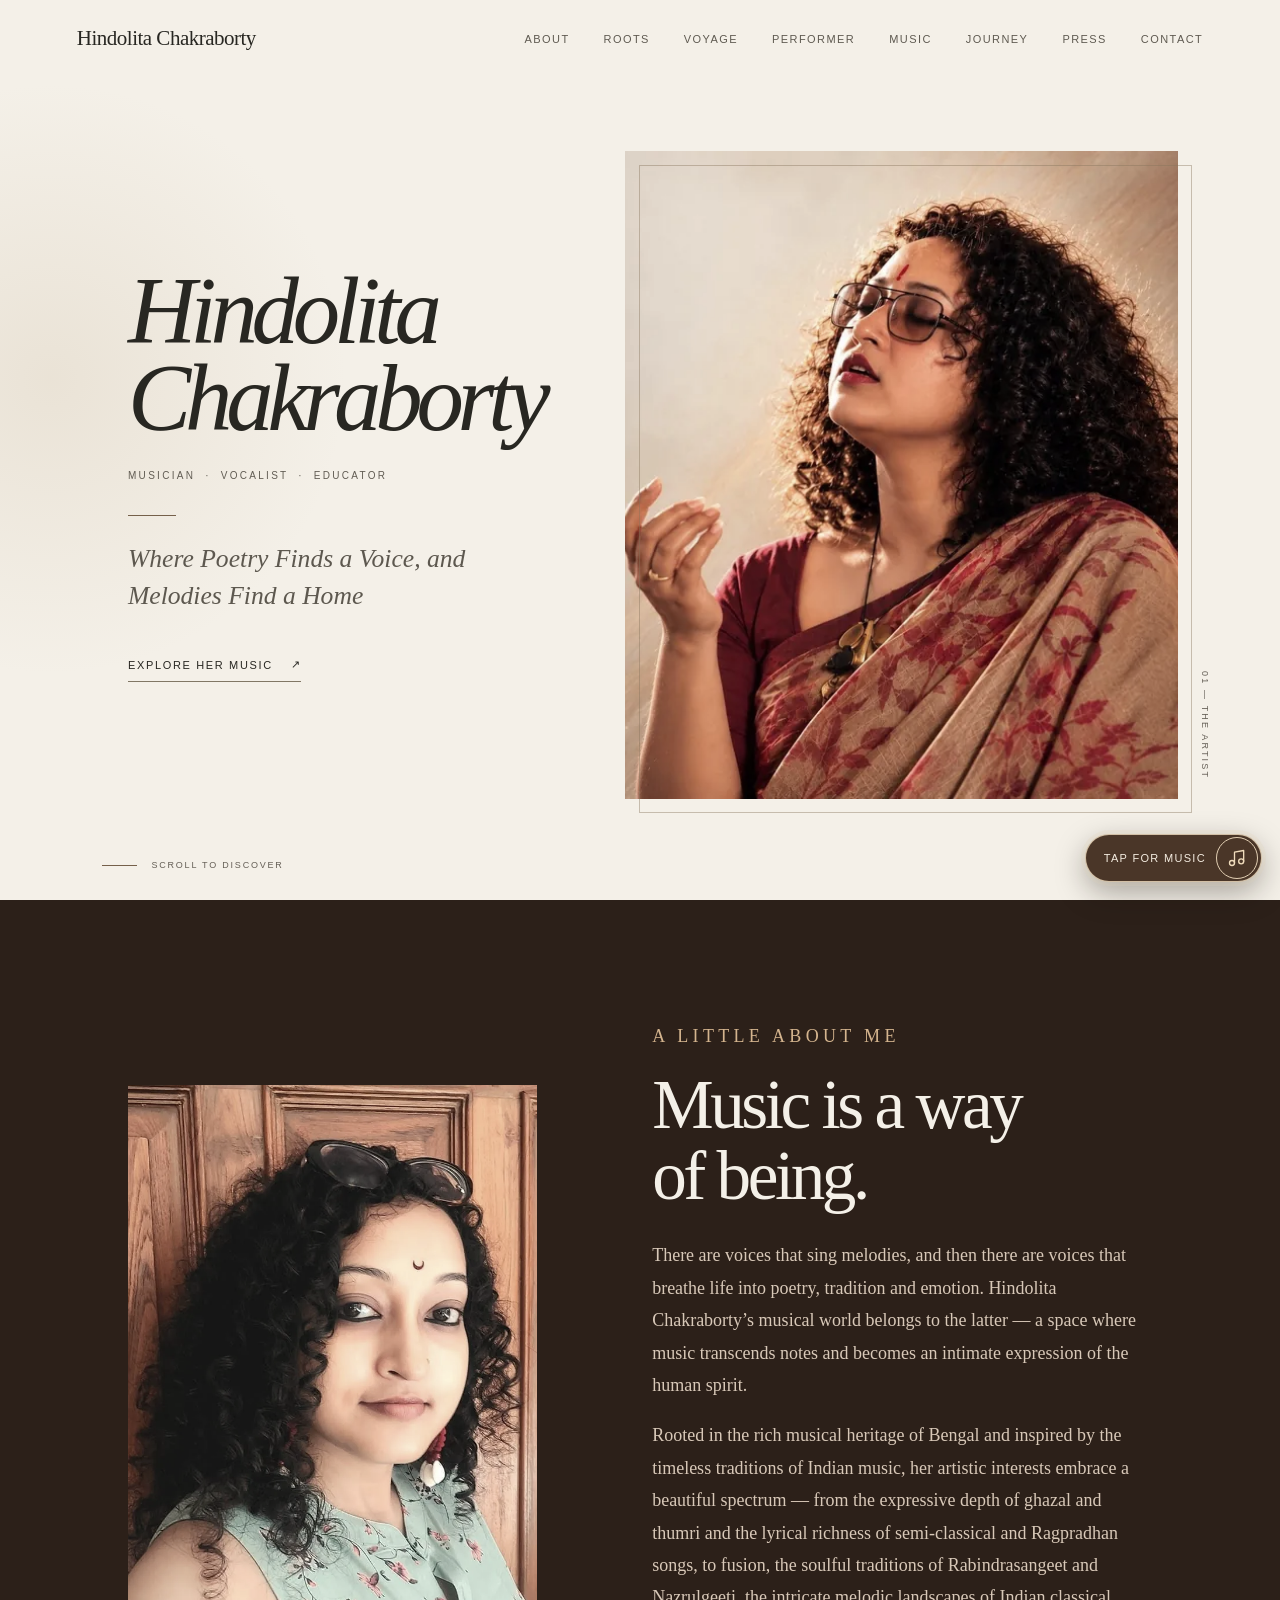
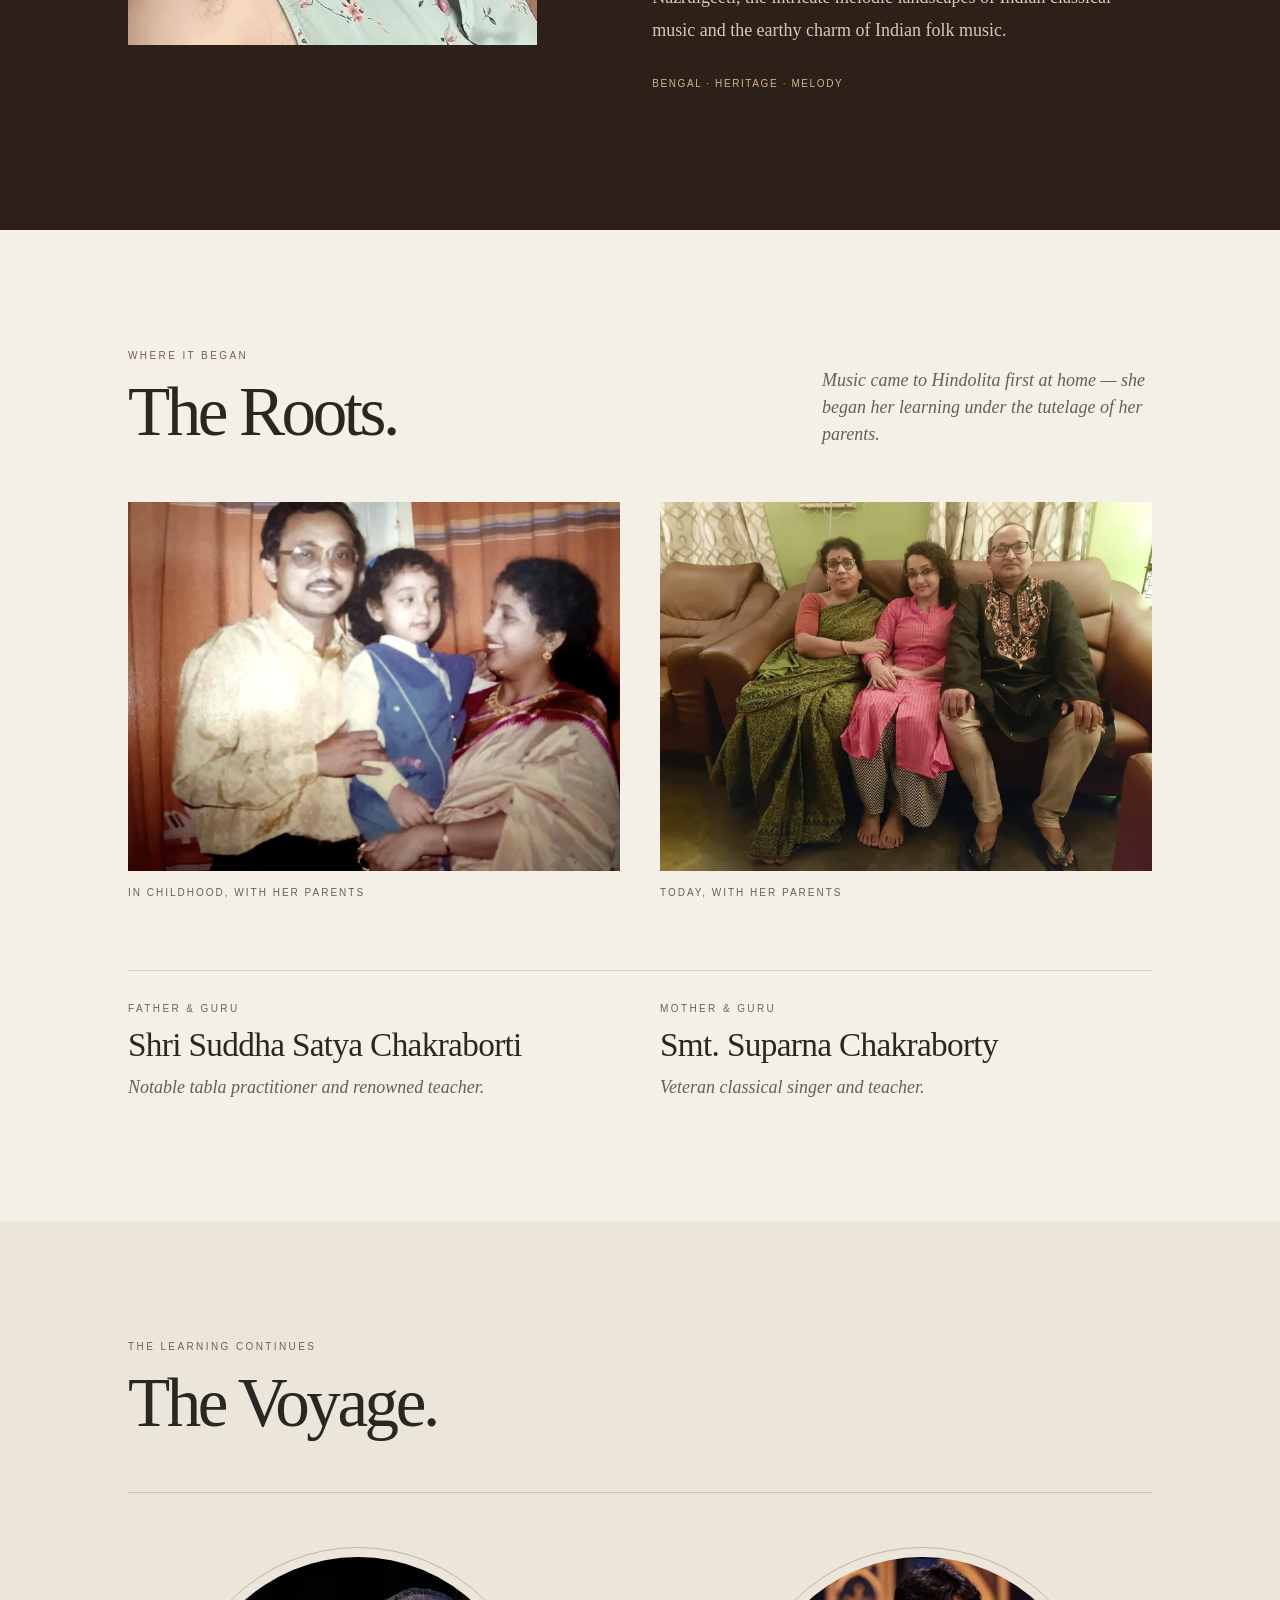
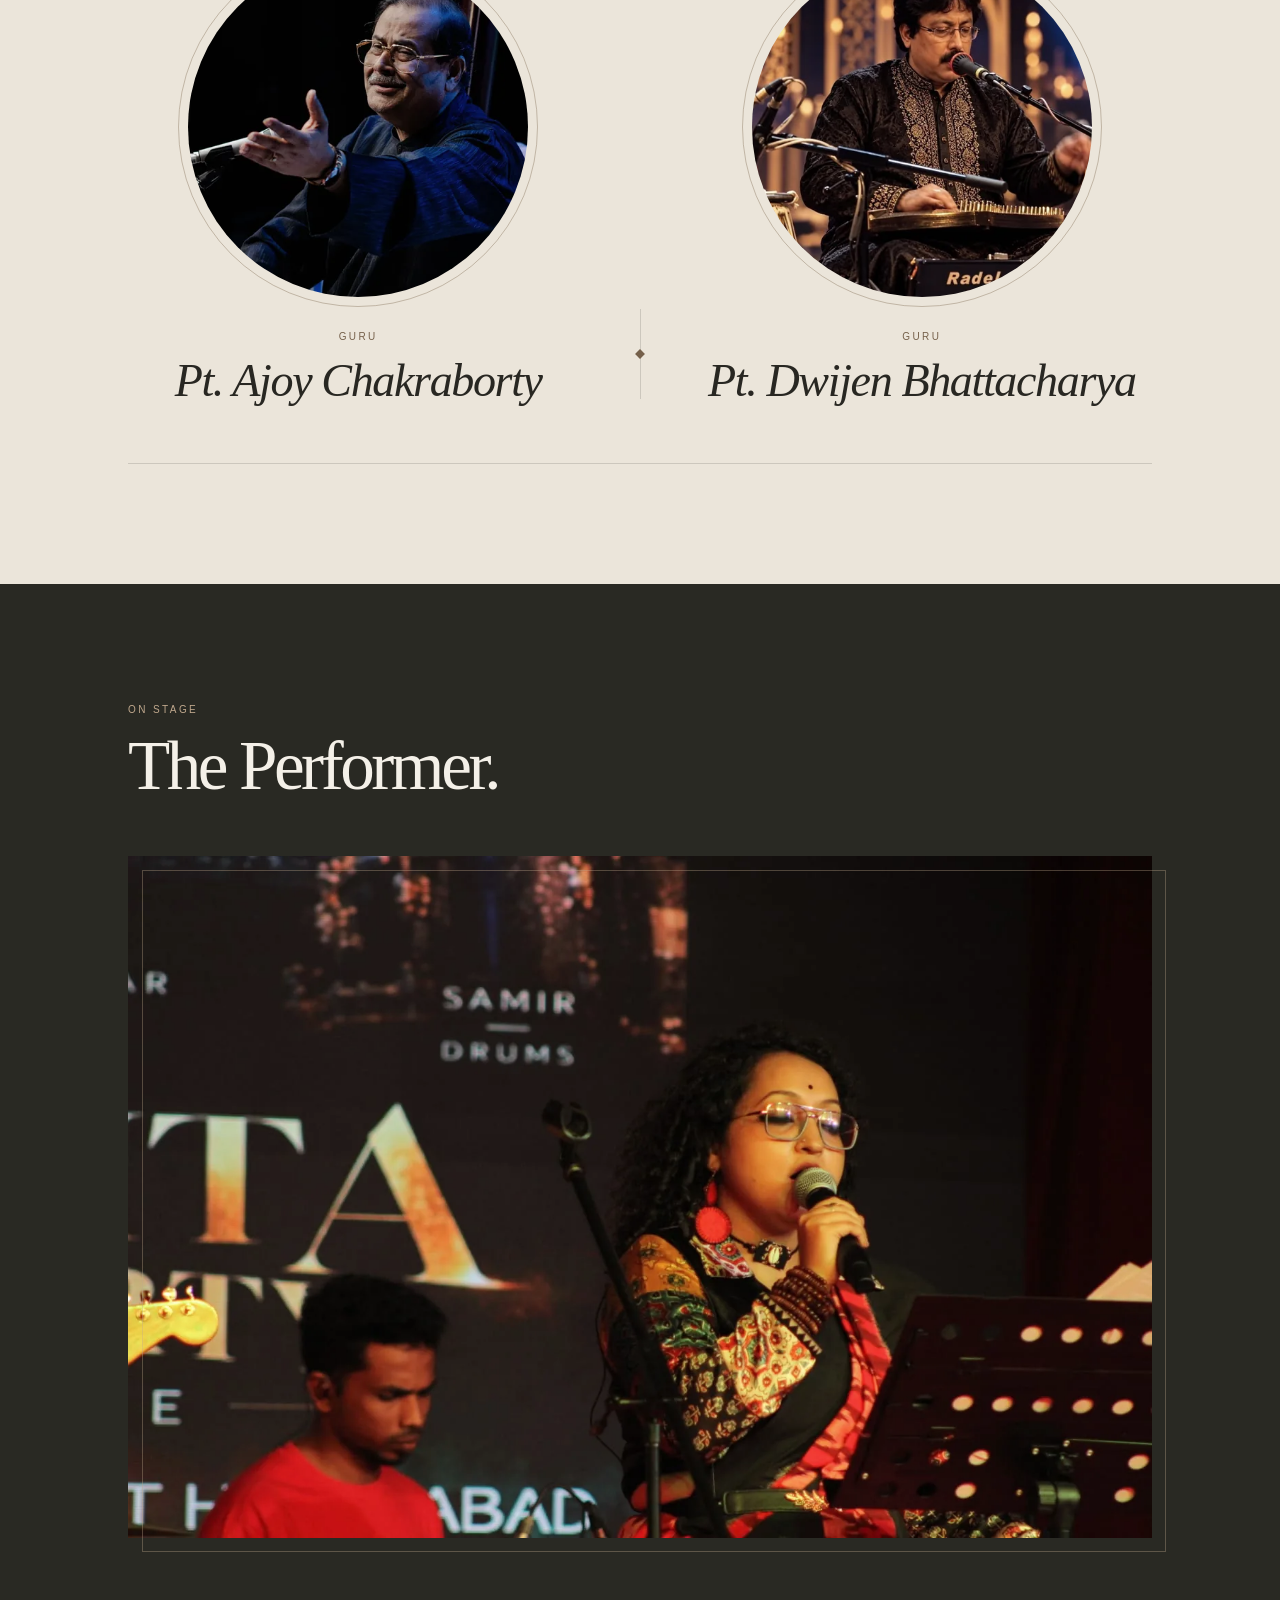
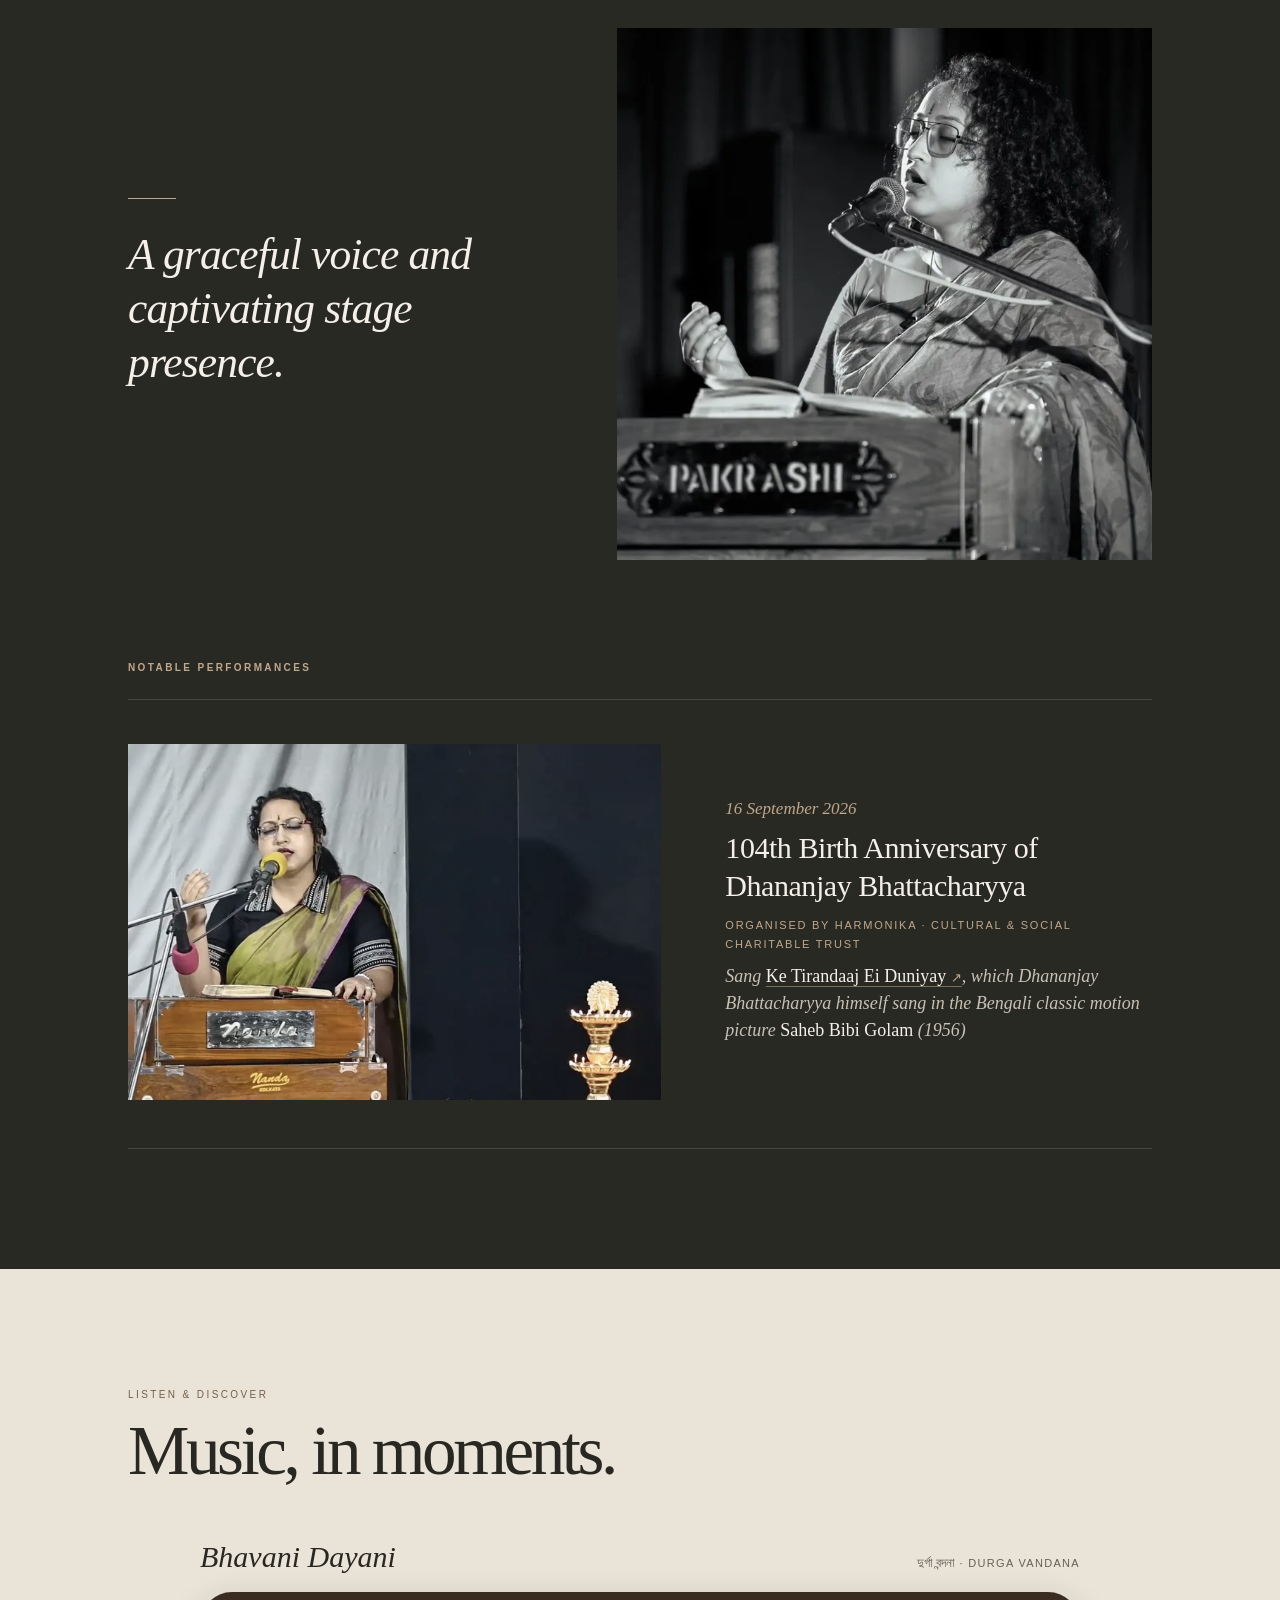
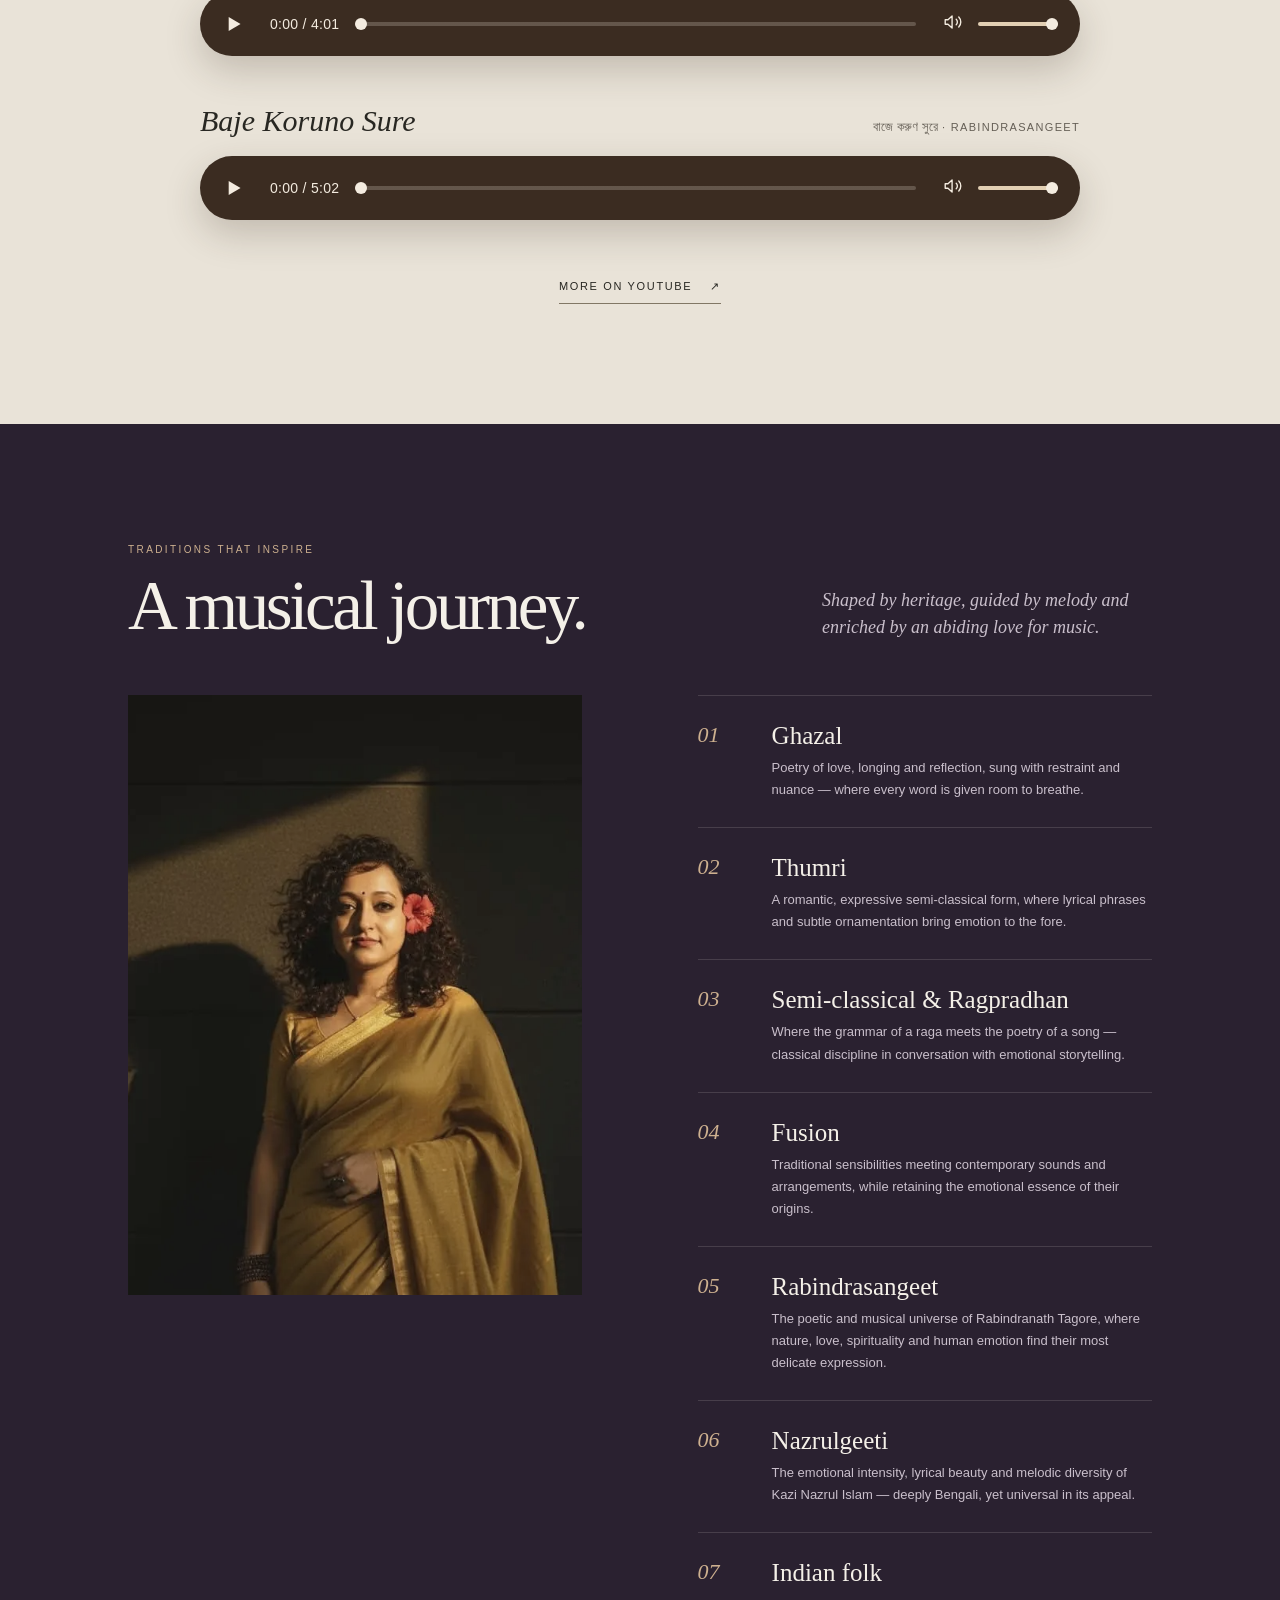
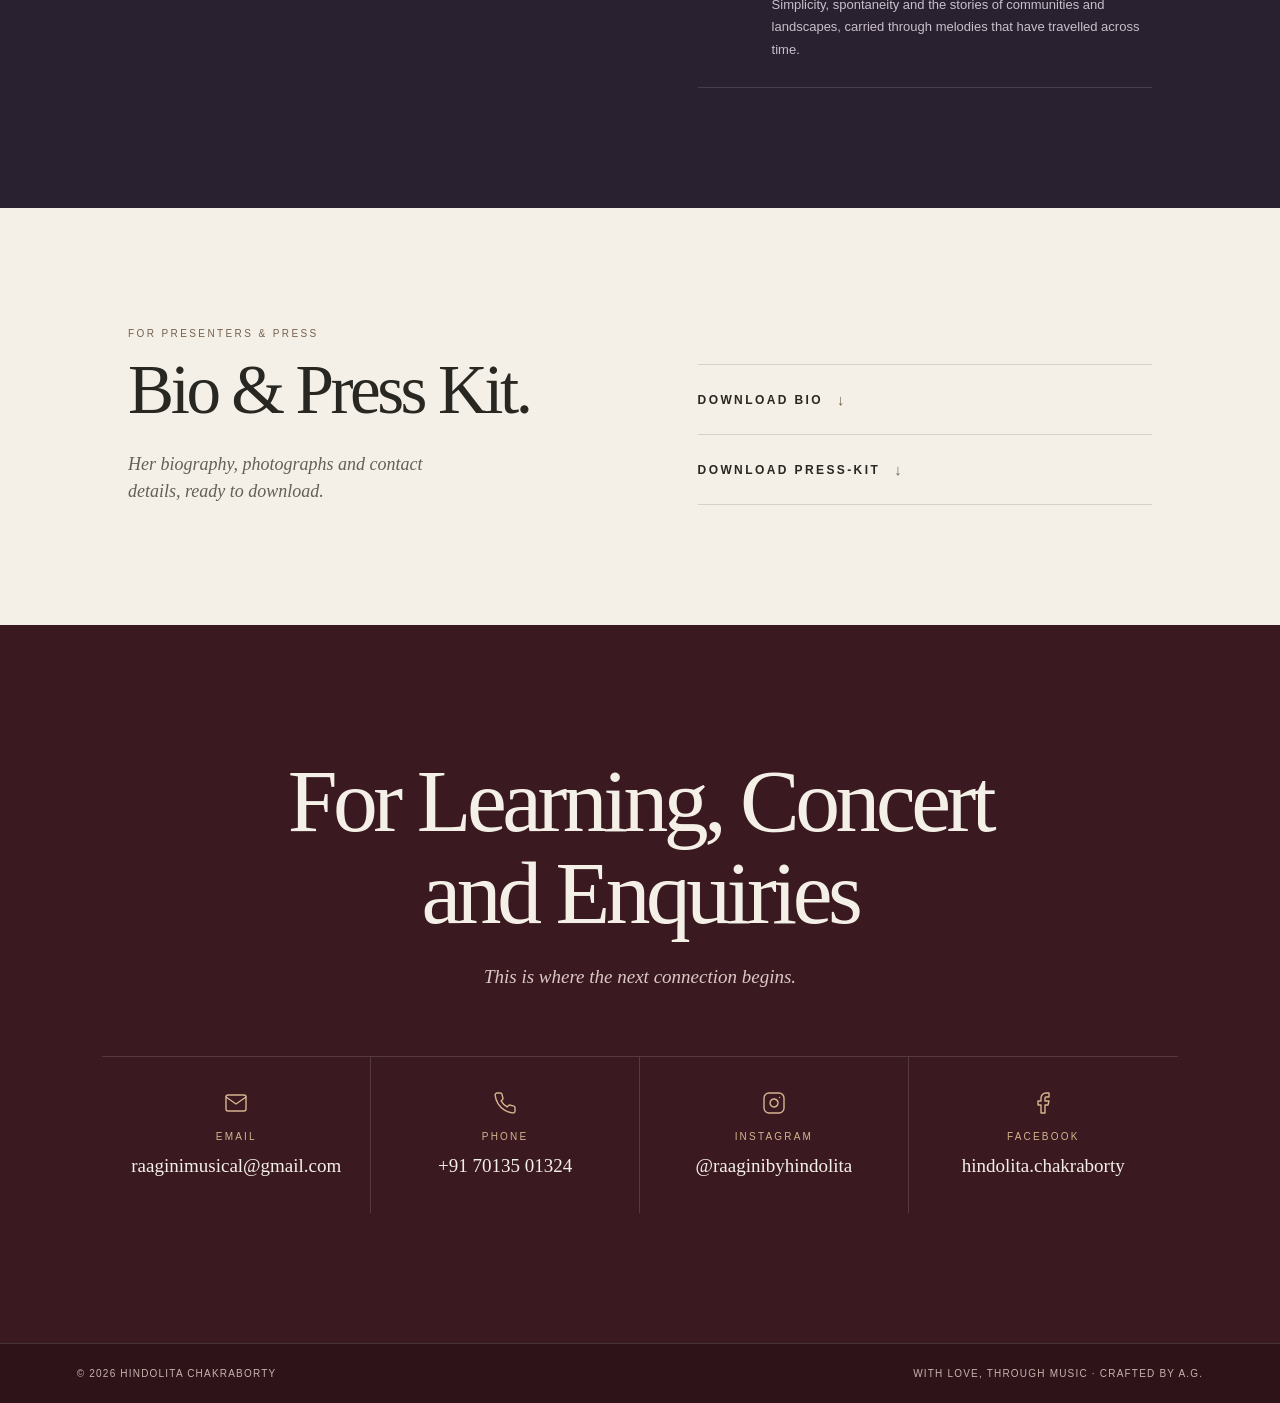
<file: index.html>
<!DOCTYPE html>
<html lang="en">
<head>
  <meta charset="utf-8">
  <meta name="viewport" content="width=device-width, initial-scale=1">
  <title>Hindolita Chakraborty — Vocalist and Educator</title>
  <meta name="description" content="Accomplished vocalist, captivating performer and dedicated music educator, celebrating and nurturing the rich musical traditions of Bengal and India.">
  <meta name="theme-color" content="#f4f0e8">
  <meta name="author" content="Hindolita Chakraborty">

  <!-- Site address: if the domain ever changes, update the canonical URL and the og:url / og:image URLs below. -->
  <link rel="canonical" href="https://raginibyhindolita.com/">

  <!-- Social sharing (Facebook, WhatsApp, LinkedIn, X) -->
  <meta property="og:type" content="website">
  <meta property="og:site_name" content="Hindolita Chakraborty">
  <meta property="og:locale" content="en_IN">
  <meta property="og:title" content="Hindolita Chakraborty — Vocalist and Educator">
  <meta property="og:description" content="Accomplished vocalist, captivating performer and dedicated music educator, celebrating and nurturing the rich musical traditions of Bengal and India.">
  <meta property="og:url" content="https://raginibyhindolita.com/">
  <meta property="og:image" content="https://raginibyhindolita.com/assets/images/og-image.jpg">
  <meta property="og:image:secure_url" content="https://raginibyhindolita.com/assets/images/og-image.jpg">
  <meta property="og:image:type" content="image/jpeg">
  <meta property="og:image:width" content="1200">
  <meta property="og:image:height" content="630">
  <meta property="og:image:alt" content="Hindolita Chakraborty with eyes closed, wearing glasses and a printed saree, against a warm background">
  <meta name="twitter:card" content="summary_large_image">
  <meta name="twitter:title" content="Hindolita Chakraborty — Vocalist and Educator">
  <meta name="twitter:description" content="Accomplished vocalist, captivating performer and dedicated music educator, celebrating and nurturing the rich musical traditions of Bengal and India.">
  <meta name="twitter:image" content="https://raginibyhindolita.com/assets/images/og-image.jpg">
  <meta name="twitter:image:alt" content="Hindolita Chakraborty with eyes closed, wearing glasses and a printed saree, against a warm background">

  <link rel="icon" href="assets/images/favicon.svg" type="image/svg+xml">
  <link rel="preload" as="image" href="assets/images/hero-960.webp"
        imagesrcset="assets/images/hero-640.webp 640w, assets/images/hero-960.webp 960w, assets/images/hero-1254.webp 1254w"
        imagesizes="(max-width: 850px) 92vw, 50vw">
  <link rel="stylesheet" href="assets/css/style.css?v=31">
  <script>document.documentElement.classList.add('js');</script>
</head>
<body>
<a class="skip-link" href="#main">Skip to content</a>

<header class="nav" id="topnav">
  <a class="brand" href="#home">Hindolita Chakraborty</a>
  <button class="menu-btn" id="menuBtn" type="button" aria-label="Open menu" aria-expanded="false" aria-controls="navlinks">
    <span class="menu-icon-tanpura" aria-hidden="true"><img class="tanpura-body" src="assets/images/tanpura-icon.webp" alt="" width="51" height="156"></span>
    <svg class="menu-icon-close" viewBox="0 0 24 24" aria-hidden="true" focusable="false"><path d="M6 6l12 12M18 6L6 18"/></svg>
  </button>
  <nav class="links" id="navlinks" aria-label="Main">
    <a href="#about">About</a>
    <a href="#roots">Roots</a>
    <a href="#voyage">Voyage</a>
    <a href="#performer">Performer</a>
    <a href="#music">Music</a>
    <a href="#journey">Journey</a>
    <a href="#press">Press</a>
    <a href="#contact">Contact</a>
  </nav>
</header>

<main id="main">

  <!-- ===================== HERO ===================== -->
  <section class="hero" id="home" aria-label="Introduction">
    <div class="hero-copy">
      <h1>Hindolita<br>Chakraborty</h1>
      <p class="hero-sub">Musician&nbsp;&nbsp;·&nbsp;&nbsp;Vocalist&nbsp;&nbsp;·&nbsp;&nbsp;Educator</p>
      <div class="hero-line" aria-hidden="true"></div>
      <p class="hero-note">Where Poetry Finds a Voice, and Melodies Find a Home</p>
      <a class="text-link" href="#music">Explore her music <span aria-hidden="true">↗</span></a>
    </div>
    <figure class="hero-image-wrap">
      <img class="hero-image"
           src="assets/images/hero-960.webp"
           srcset="assets/images/hero-640.webp 640w, assets/images/hero-960.webp 960w, assets/images/hero-1254.webp 1254w"
           sizes="(max-width: 850px) 92vw, 50vw"
           width="1254" height="1254"
           fetchpriority="high"
           alt="Hindolita Chakraborty with eyes closed and head tilted back, one hand raised, wearing glasses and a red-and-beige printed saree against a warm, softly lit background">
      <span class="hero-index" aria-hidden="true">01 — THE ARTIST</span>
    </figure>
    <div class="scroll-mark" aria-hidden="true">Scroll to discover</div>
  </section>

  <!-- ===================== ABOUT ===================== -->
  <section class="section about" id="about" aria-labelledby="about-title">
    <figure class="about-photo reveal">
      <img src="assets/images/about-957.webp"
           srcset="assets/images/about-480.webp 480w, assets/images/about-957.webp 957w"
           sizes="(max-width: 850px) 92vw, 40vw"
           width="957" height="960" loading="lazy" decoding="async"
           alt="Portrait of Hindolita Chakraborty with curly hair and glasses resting on her head, wearing a pale green floral top, in front of wooden panelling">
    </figure>
    <div class="about-copy reveal">
      <p class="eyebrow">A little about me</p>
      <h2 id="about-title">Music is a way<br>of being.</h2>
      <p>There are voices that sing melodies, and then there are voices that breathe life into poetry, tradition and emotion. Hindolita Chakraborty’s musical world belongs to the latter — a space where music transcends notes and becomes an intimate expression of the human spirit.</p>
      <p>Rooted in the rich musical heritage of Bengal and inspired by the timeless traditions of Indian music, her artistic interests embrace a beautiful spectrum — from the expressive depth of ghazal and thumri and the lyrical richness of semi-classical and Ragpradhan songs, to fusion, the soulful traditions of Rabindrasangeet and Nazrulgeeti, the intricate melodic landscapes of Indian classical music and the earthy charm of Indian folk music.</p>
      <p class="about-note">Bengal · Heritage · Melody</p>
    </div>
  </section>

  <!-- ===================== THE ROOTS ===================== -->
  <section class="section roots" id="roots" aria-labelledby="roots-title">
    <div class="section-head reveal">
      <div><p class="eyebrow">Where it began</p><h2 id="roots-title">The Roots.</h2></div>
      <p class="section-intro">Music came to Hindolita first at home — she began her learning under the tutelage of her parents.</p>
    </div>
    <div class="roots-photos">
      <figure class="roots-photo reveal">
        <img src="assets/images/roots-childhood-1280.webp"
             srcset="assets/images/roots-childhood-720.webp 720w, assets/images/roots-childhood-1280.webp 1280w"
             sizes="(max-width: 850px) 92vw, 44vw"
             width="1280" height="881" loading="lazy" decoding="async"
             alt="Hindolita as a young child, held between her father, in a yellow shirt, and her mother, in a saree, in front of an orange curtain">
        <figcaption>In childhood, with her parents</figcaption>
      </figure>
      <figure class="roots-photo reveal">
        <img src="assets/images/roots-today-1280.webp"
             srcset="assets/images/roots-today-720.webp 720w, assets/images/roots-today-1280.webp 1280w"
             sizes="(max-width: 850px) 92vw, 44vw"
             width="1280" height="960" loading="lazy" decoding="async"
             alt="Hindolita seated on a sofa between her mother, in a green saree, and her father, in an embroidered kurta">
        <figcaption>Today, with her parents</figcaption>
      </figure>
    </div>
    <div class="roots-parents">
      <div class="parent reveal">
        <p class="eyebrow">Father &amp; guru</p>
        <h3 class="parent-name">Shri Suddha Satya Chakraborti</h3>
        <p class="parent-desc">Notable tabla practitioner and renowned teacher.</p>
      </div>
      <div class="parent reveal">
        <p class="eyebrow">Mother &amp; guru</p>
        <h3 class="parent-name">Smt. Suparna Chakraborty</h3>
        <p class="parent-desc">Veteran classical singer and teacher.</p>
      </div>
    </div>
  </section>

  <!-- ===================== THE VOYAGE ===================== -->
  <section class="section voyage" id="voyage" aria-labelledby="voyage-title">
    <div class="section-head reveal">
      <div><p class="eyebrow">The learning continues</p><h2 id="voyage-title">The Voyage.</h2></div>
    </div>
    <!-- TODO: add details about her training with each guru (years, focus) once supplied. -->
    <div class="voyage-gurus">
      <div class="guru reveal">
        <figure class="guru-photo">
          <img src="assets/images/guru-ajoy-800.webp"
               srcset="assets/images/guru-ajoy-480.webp 480w, assets/images/guru-ajoy-800.webp 800w"
               sizes="(max-width: 850px) 70vw, 340px"
               width="800" height="800" loading="lazy" decoding="async"
               alt="Pt. Ajoy Chakraborty singing on stage, gesturing with one hand, wearing a dark blue kurta and gold-rimmed glasses">
        </figure>
        <p class="eyebrow">Guru</p>
        <h3 class="guru-name">Pt. Ajoy Chakraborty</h3>
      </div>
      <span class="voyage-divider" aria-hidden="true"></span>
      <div class="guru reveal">
        <figure class="guru-photo">
          <img src="assets/images/guru-dwijen-800.webp"
               srcset="assets/images/guru-dwijen-480.webp 480w, assets/images/guru-dwijen-800.webp 800w"
               sizes="(max-width: 850px) 70vw, 340px"
               width="800" height="800" loading="lazy" decoding="async"
               alt="Pt. Dwijen Bhattacharya singing into a microphone while playing a swarmandal, wearing a black kurta with gold embroidery">
        </figure>
        <p class="eyebrow">Guru</p>
        <h3 class="guru-name">Pt. Dwijen Bhattacharya</h3>
      </div>
    </div>
  </section>

  <!-- ===================== THE PERFORMER ===================== -->
  <section class="section performer" id="performer" aria-labelledby="performer-title">
    <div class="section-head reveal">
      <div><p class="eyebrow">On stage</p><h2 id="performer-title">The Performer.</h2></div>
    </div>
    <figure class="performer-photo performer-photo--lead reveal">
      <img src="assets/images/performer-live-1500.webp"
           srcset="assets/images/performer-live-900.webp 900w, assets/images/performer-live-1500.webp 1500w"
           sizes="(max-width: 850px) 92vw, 80vw"
           width="1500" height="1000" loading="lazy" decoding="async"
           alt="Hindolita singing into a handheld microphone at a live concert, wearing glasses, large red earrings and a black-and-red printed outfit, with a keyboard player in a red T-shirt beside her">
    </figure>
    <div class="performer-photos">
      <p class="performer-line reveal">A graceful voice and captivating stage presence.</p>
      <figure class="performer-photo performer-photo--main reveal">
        <img src="assets/images/performer-stage-1394.webp"
             srcset="assets/images/performer-stage-760.webp 760w, assets/images/performer-stage-1394.webp 1394w"
             sizes="(max-width: 850px) 92vw, 46vw"
             width="1394" height="1384" loading="lazy" decoding="async"
             alt="Black-and-white photograph of Hindolita singing into a microphone with her eyes closed, seated at a harmonium with an open songbook">
      </figure>
    </div>
    <!-- Notable performances: to add one, copy a whole <li class="performance">…</li> block.
         Leave out any line we don't have details for (e.g. the year). -->
    <div class="performances reveal">
      <h3 class="eyebrow performances-title">Notable performances</h3>
      <ul class="performances-list">
        <li class="performance has-photo">
          <figure class="performance-photo">
            <img src="assets/images/performance-tirandaaj-1395.webp"
                 srcset="assets/images/performance-tirandaaj-720.webp 720w, assets/images/performance-tirandaaj-1395.webp 1395w"
                 sizes="(max-width: 850px) 92vw, 48vw"
                 width="1395" height="930" loading="lazy" decoding="async"
                 alt="Hindolita singing on stage with her eyes closed, seated at a harmonium with an open songbook, wearing glasses and an olive-green sari over a black blouse, with a brass lamp beside her">
          </figure>
          <div class="performance-text">
          <p class="performance-date"><time datetime="2026-09-16">16 September 2026</time></p>
          <p class="performance-event">104th Birth Anniversary of Dhananjay Bhattacharyya</p>
          <p class="performance-meta">Organised by Harmonika · Cultural &amp; Social Charitable Trust</p>
          <p class="performance-song">Sang <a href="https://www.youtube.com/watch?v=hcteg4pIAro" target="_blank" rel="noopener"><em>Ke Tirandaaj Ei Duniyay</em><span class="visually-hidden"> (watch on YouTube, opens in a new tab)</span> <span class="ext" aria-hidden="true">↗</span></a>, which Dhananjay Bhattacharyya himself sang in the Bengali classic motion picture <em>Saheb Bibi Golam</em> (1956)</p>
          </div>
        </li>
      </ul>
    </div>
  </section>

  <!-- ===================== MUSIC ===================== -->
  <section class="section music" id="music" aria-labelledby="music-title">
    <div class="section-head reveal">
      <div><p class="eyebrow">Listen &amp; discover</p><h2 id="music-title">Music, in moments.</h2></div>
    </div>
    <!-- To add another song: put the MP3 in assets/music/, then copy one <article class="track">
         and change the title, caption, file path and duration. -->
    <div class="tracks">
      <article class="track reveal">
        <div class="track-info">
          <h3 class="track-title">Bhavani Dayani</h3>
          <p class="music-caption"><span lang="bn">দুর্গা বন্দনা</span> · Durga Vandana</p>
        </div>
        <div class="audio-player">
          <audio controls preload="none" src="assets/music/bhavani-dayani.mp3"></audio>
          <button class="ap-play" type="button" aria-label="Play Bhavani Dayani">
            <svg class="ap-icon-play" viewBox="0 0 24 24" aria-hidden="true" focusable="false"><path d="M8 5.5v13l11-6.5z"/></svg>
            <svg class="ap-icon-pause" viewBox="0 0 24 24" aria-hidden="true" focusable="false"><path d="M7 5h3.5v14H7zM13.5 5H17v14h-3.5z"/></svg>
          </button>
          <span class="ap-time"><span class="ap-current">0:00</span> / <span class="ap-duration">4:01</span></span>
          <input class="ap-seek" type="range" min="0" max="241" step="0.1" value="0" aria-label="Seek — Bhavani Dayani">
          <div class="ap-vol">
            <button class="ap-mute" type="button" aria-label="Mute">
              <svg class="ap-icon-vol" viewBox="0 0 24 24" aria-hidden="true" focusable="false"><path d="M11 5.5 6.5 9.5H3.5v5h3l4.5 4z"/><path d="M15.5 9a4.2 4.2 0 0 1 0 6M18.3 6.5a8 8 0 0 1 0 11"/></svg>
              <svg class="ap-icon-muted" viewBox="0 0 24 24" aria-hidden="true" focusable="false"><path d="M11 5.5 6.5 9.5H3.5v5h3l4.5 4z"/><path d="M16 9.5l5 5M21 9.5l-5 5"/></svg>
            </button>
            <input class="ap-volume" type="range" min="0" max="1" step="0.05" value="1" aria-label="Volume">
          </div>
        </div>
      </article>
      <article class="track reveal">
        <div class="track-info">
          <h3 class="track-title">Baje Koruno Sure</h3>
          <p class="music-caption"><span lang="bn">বাজে করুণ সুরে</span> · Rabindrasangeet</p>
        </div>
        <div class="audio-player">
          <audio controls preload="none" src="assets/music/baje-koruno-sure.mp3"></audio>
          <button class="ap-play" type="button" aria-label="Play Baje Koruno Sure">
            <svg class="ap-icon-play" viewBox="0 0 24 24" aria-hidden="true" focusable="false"><path d="M8 5.5v13l11-6.5z"/></svg>
            <svg class="ap-icon-pause" viewBox="0 0 24 24" aria-hidden="true" focusable="false"><path d="M7 5h3.5v14H7zM13.5 5H17v14h-3.5z"/></svg>
          </button>
          <span class="ap-time"><span class="ap-current">0:00</span> / <span class="ap-duration">5:02</span></span>
          <input class="ap-seek" type="range" min="0" max="302" step="0.1" value="0" aria-label="Seek — Baje Koruno Sure">
          <div class="ap-vol">
            <button class="ap-mute" type="button" aria-label="Mute">
              <svg class="ap-icon-vol" viewBox="0 0 24 24" aria-hidden="true" focusable="false"><path d="M11 5.5 6.5 9.5H3.5v5h3l4.5 4z"/><path d="M15.5 9a4.2 4.2 0 0 1 0 6M18.3 6.5a8 8 0 0 1 0 11"/></svg>
              <svg class="ap-icon-muted" viewBox="0 0 24 24" aria-hidden="true" focusable="false"><path d="M11 5.5 6.5 9.5H3.5v5h3l4.5 4z"/><path d="M16 9.5l5 5M21 9.5l-5 5"/></svg>
            </button>
            <input class="ap-volume" type="range" min="0" max="1" step="0.05" value="1" aria-label="Volume">
          </div>
        </div>
      </article>
    </div>
    <p class="tracks-more reveal"><a class="text-link" href="https://www.youtube.com/@hindolita.chakraborty" target="_blank" rel="noopener">More on YouTube <span aria-hidden="true">↗</span><span class="visually-hidden">(opens in a new tab)</span></a></p>
  </section>

  <!-- ===================== JOURNEY ===================== -->
  <section class="section journey" id="journey" aria-labelledby="journey-title">
    <div class="section-head reveal">
      <div><p class="eyebrow">Traditions that inspire</p><h2 id="journey-title">A musical journey.</h2></div>
      <p class="section-intro">Shaped by heritage, guided by melody and enriched by an abiding love for music.</p>
    </div>
    <div class="journey-grid">
      <figure class="journey-image reveal">
        <img src="assets/images/journey-747.webp"
             srcset="assets/images/journey-480.webp 480w, assets/images/journey-747.webp 747w"
             sizes="(max-width: 850px) 92vw, 40vw"
             width="747" height="760" loading="lazy" decoding="async"
             alt="Hindolita Chakraborty standing in a mustard-gold saree with a red flower in her hair, lit by a band of warm light against a dark wall">
      </figure>
      <ol class="journey-list reveal">
        <li class="journey-item"><span class="journey-no" aria-hidden="true">01</span><div><h3>Ghazal</h3><p>Poetry of love, longing and reflection, sung with restraint and nuance — where every word is given room to breathe.</p></div></li>
        <li class="journey-item"><span class="journey-no" aria-hidden="true">02</span><div><h3>Thumri</h3><p>A romantic, expressive semi-classical form, where lyrical phrases and subtle ornamentation bring emotion to the fore.</p></div></li>
        <li class="journey-item"><span class="journey-no" aria-hidden="true">03</span><div><h3>Semi-classical &amp; Ragpradhan</h3><p>Where the grammar of a raga meets the poetry of a song — classical discipline in conversation with emotional storytelling.</p></div></li>
        <li class="journey-item"><span class="journey-no" aria-hidden="true">04</span><div><h3>Fusion</h3><p>Traditional sensibilities meeting contemporary sounds and arrangements, while retaining the emotional essence of their origins.</p></div></li>
        <li class="journey-item"><span class="journey-no" aria-hidden="true">05</span><div><h3>Rabindrasangeet</h3><p>The poetic and musical universe of Rabindranath Tagore, where nature, love, spirituality and human emotion find their most delicate expression.</p></div></li>
        <li class="journey-item"><span class="journey-no" aria-hidden="true">06</span><div><h3>Nazrulgeeti</h3><p>The emotional intensity, lyrical beauty and melodic diversity of Kazi Nazrul Islam — deeply Bengali, yet universal in its appeal.</p></div></li>
        <li class="journey-item"><span class="journey-no" aria-hidden="true">07</span><div><h3>Indian folk</h3><p>Simplicity, spontaneity and the stories of communities and landscapes, carried through melodies that have travelled across time.</p></div></li>
      </ol>
    </div>
  </section>

  <!-- ===================== BIO & PRESS KIT ===================== -->
  <!-- To update: replace the files in assets/downloads/ (keep the same names). -->
  <section class="section press" id="press" aria-labelledby="press-title">
    <div class="press-inner reveal">
      <div>
        <p class="eyebrow">For presenters &amp; press</p>
        <h2 id="press-title">Bio &amp; Press Kit.</h2>
        <p class="section-intro press-intro">Her biography, photographs and contact details, ready to download.</p>
      </div>
      <ul class="press-downloads">
        <li>
          <a class="press-link" href="assets/downloads/hindolita-chakraborty-bio.pdf" download>Download Bio <span aria-hidden="true">↓</span></a>
        </li>
        <li>
          <a class="press-link" href="assets/downloads/hindolita-chakraborty-press-kit.zip" download>Download Press-Kit <span aria-hidden="true">↓</span></a>
        </li>
      </ul>
    </div>
  </section>

  <!-- ===================== CONTACT ===================== -->
  <section class="contact" id="contact" aria-labelledby="contact-title">
    <h2 id="contact-title">For Learning, Concert<br>and Enquiries</h2>
    <p class="contact-intro">This is where the next connection begins.</p>
    <ul class="contact-list">
      <li>
        <a href="mailto:raaginimusical@gmail.com?subject=Hello%20Hindolita">
          <svg class="contact-icon" viewBox="0 0 24 24" aria-hidden="true" focusable="false"><path d="M4 4h16c1.1 0 2 .9 2 2v12c0 1.1-.9 2-2 2H4c-1.1 0-2-.9-2-2V6c0-1.1.9-2 2-2z"/><polyline points="22,6 12,13 2,6"/></svg>
          <span class="contact-label">Email</span>
          <span class="contact-value">raaginimusical@gmail.com</span>
        </a>
      </li>
      <li>
        <a href="tel:+917013501324">
          <svg class="contact-icon" viewBox="0 0 24 24" aria-hidden="true" focusable="false"><path d="M22 16.92v3a2 2 0 0 1-2.18 2 19.79 19.79 0 0 1-8.63-3.07 19.5 19.5 0 0 1-6-6 19.79 19.79 0 0 1-3.07-8.67A2 2 0 0 1 4.11 2h3a2 2 0 0 1 2 1.72 12.84 12.84 0 0 0 .7 2.81 2 2 0 0 1-.45 2.11L8.09 9.91a16 16 0 0 0 6 6l1.27-1.27a2 2 0 0 1 2.11-.45 12.84 12.84 0 0 0 2.81.7A2 2 0 0 1 22 16.92z"/></svg>
          <span class="contact-label">Phone</span>
          <span class="contact-value">+91 70135 01324</span>
        </a>
      </li>
      <li>
        <a href="https://www.instagram.com/raaginibyhindolita/" target="_blank" rel="noopener">
          <svg class="contact-icon" viewBox="0 0 24 24" aria-hidden="true" focusable="false"><rect x="2" y="2" width="20" height="20" rx="5" ry="5"/><path d="M16 11.37A4 4 0 1 1 12.63 8 4 4 0 0 1 16 11.37z"/><line x1="17.5" y1="6.5" x2="17.51" y2="6.5"/></svg>
          <span class="contact-label">Instagram <span class="visually-hidden">(opens in a new tab)</span></span>
          <span class="contact-value">@raaginibyhindolita</span>
        </a>
      </li>
      <li>
        <a href="https://www.facebook.com/hindolita.chakraborty" target="_blank" rel="noopener">
          <svg class="contact-icon" viewBox="0 0 24 24" aria-hidden="true" focusable="false"><path d="M18 2h-3a5 5 0 0 0-5 5v3H7v4h3v8h4v-8h3l1-4h-4V7a1 1 0 0 1 1-1h3z"/></svg>
          <span class="contact-label">Facebook <span class="visually-hidden">(opens in a new tab)</span></span>
          <span class="contact-value">hindolita.chakraborty</span>
        </a>
      </li>
    </ul>
  </section>
</main>

<footer class="footer">
  <p>© <span id="year">2026</span> Hindolita Chakraborty</p>
  <p>With love, through music · Crafted by A.G.</p>
</footer>

<!-- Background music: starts on the visitor's first tap/click (browsers block sound before that). -->
<audio id="bgMusic" src="assets/music/background-jog.m4a" loop preload="none"></audio>
<button class="bg-music is-waiting is-new" id="bgMusicBtn" type="button" aria-pressed="false" aria-label="Play background music">
  <span class="bg-music-label"><span class="bg-label-new">Tap for music</span></span>
  <span class="bg-music-icon" aria-hidden="true">
    <svg class="bg-music-note" viewBox="0 0 24 24" focusable="false"><path d="M9 18V5l11-2v13"/><circle cx="6" cy="18" r="3"/><circle cx="17" cy="16" r="3"/></svg>
    <span class="bg-music-bars"><i></i><i></i><i></i><i></i></span>
    <svg class="bg-music-off" viewBox="0 0 24 24" focusable="false"><path d="M11 5.5 6.5 9.5H3.5v5h3l4.5 4z"/><path d="M16 9.5l5 5M21 9.5l-5 5"/></svg>
  </span>
</button>

<script src="assets/js/main.js?v=5" defer></script>
</body>
</html>
</file>
<file: assets/css/style.css>
/* =========================================================
   Hindolita Chakraborty — site styles
   Quiet, warm, minimal. Ivory / champagne / charcoal.
   ========================================================= */

:root {
  --paper: #f4f0e8;
  --paper2: #ebe5da;
  --paper3: #e9e3d8;
  --ink: #282722;
  --muted: #655f56;
  --line: rgba(48, 45, 38, .16);
  --accent: #75604a;
  --accent-hover: #a37e5a;
  --dark: #292923;
  --dark-text: #f4f0e8;
  --dark-muted: #c8c1b5;
  --dark-accent: #c0a88d;
  --choc: #2c2019;
  --choc-muted: #d8c8b8;
  --choc-accent: #d4b48e;
  --plum: #2a2130;
  --plum-muted: #c9bfcb;
  --plum-accent: #cdb08f;
  --wine: #3a1a20;
  --wine-deep: #2e1418;
  --wine-muted: #dcc9c4;
  --wine-accent: #d6b48f;
  --focus: #8a5a2b;
  --serif: "Iowan Old Style", "Baskerville", "Palatino Linotype", Georgia, serif;
  --sans: Inter, -apple-system, BlinkMacSystemFont, "Segoe UI", sans-serif;
}

*, *::before, *::after { box-sizing: border-box; }
html { scroll-behavior: smooth; scroll-padding-top: 84px; }
body {
  margin: 0;
  background: var(--paper);
  color: var(--ink);
  font-family: var(--sans);
  font-weight: 400;
  -webkit-font-smoothing: antialiased;
  overflow-x: hidden;
}
img { max-width: 100%; }
a { color: inherit; text-decoration: none; }
button { font: inherit; }

/* Keyboard focus — visible but quiet */
:focus-visible { outline: 2px solid var(--focus); outline-offset: 4px; border-radius: 2px; }
.contact :focus-visible, .footer :focus-visible { outline-color: var(--wine-accent); }

.skip-link {
  position: absolute; left: 16px; top: -60px; z-index: 50;
  background: var(--ink); color: var(--paper);
  padding: 10px 16px; font-size: 12px; letter-spacing: .08em;
  transition: top .2s;
}
.skip-link:focus { top: 12px; }

.visually-hidden {
  position: absolute !important; width: 1px; height: 1px; overflow: hidden;
  clip: rect(0 0 0 0); clip-path: inset(50%); white-space: nowrap;
}

/* ---------- Navigation ---------- */
.nav {
  height: 78px; position: fixed; inset: 0 0 auto; z-index: 20;
  display: flex; align-items: center; justify-content: space-between;
  padding: 0 clamp(22px, 6vw, 92px);
  background: rgba(244, 240, 232, .86);
  -webkit-backdrop-filter: blur(18px); backdrop-filter: blur(18px);
  border-bottom: 1px solid transparent;
  transition: height .3s, border-color .3s;
}
.nav.scrolled { border-color: var(--line); height: 68px; }
.brand { font-family: var(--serif); font-size: 21px; letter-spacing: -.5px; }
.links { display: flex; gap: 34px; align-items: center; }
.links a {
  font-size: 11px; letter-spacing: .13em; text-transform: uppercase;
  color: #5f5a51; transition: color .2s;
}
.links a:hover { color: var(--accent-hover); }

.menu-btn {
  display: none; border: 0; background: none; color: var(--ink);
  width: 44px; height: 56px; padding: 0; cursor: pointer; position: relative;
}
/* Menu icon: a tanpura when closed, a simple × when open */
.menu-btn svg {
  position: absolute; inset: 0; margin: auto;
  fill: none; stroke: currentColor; stroke-linecap: round; stroke-linejoin: round;
  transition: opacity .2s, transform .25s;
}
.menu-icon-tanpura {
  position: absolute; inset: 0; margin: auto; width: 17px; height: 52px;
  transition: opacity .2s, transform .25s;
}
.menu-icon-close { width: 24px; height: 24px; stroke-width: 1.5; opacity: 0; transform: rotate(-45deg); }
.menu-btn:hover .menu-icon-tanpura { transform: rotate(-8deg); }
.menu-btn[aria-expanded="true"] .menu-icon-tanpura { opacity: 0; transform: rotate(20deg) scale(.8); }
.menu-btn[aria-expanded="true"] .menu-icon-close { opacity: 1; transform: none; }
/* Gentle sway every few seconds, pivoting on the gourd */
.tanpura-body { display: block; width: 100%; height: 100%; transform-origin: 50% 82%; animation: tanpura-sway 6s ease-in-out infinite; }
.menu-btn[aria-expanded="true"] .tanpura-body { animation-play-state: paused; }
@keyframes tanpura-sway {
  0%, 58%, 100% { transform: rotate(0deg); }
  64% { transform: rotate(-7deg); }
  72% { transform: rotate(5deg); }
  80% { transform: rotate(-3deg); }
  87% { transform: rotate(1.5deg); }
  93% { transform: rotate(0deg); }
}

/* ---------- Hero ---------- */
.hero {
  min-height: 760px; height: min(100svh, 920px);
  padding: 120px clamp(22px, 8vw, 130px) 70px;
  display: grid; grid-template-columns: .92fr 1.08fr; align-items: center; gap: 4vw;
  position: relative; overflow: hidden;
}
.hero::before {
  content: ""; position: absolute; width: 48vw; height: 48vw; border-radius: 50%;
  background: radial-gradient(circle, rgba(204, 187, 161, .25), transparent 68%);
  left: -20vw; top: 8%; pointer-events: none;
}
.hero-copy { position: relative; z-index: 2; padding-left: 2vw; }
.kicker { font-size: 10px; letter-spacing: .25em; text-transform: uppercase; color: var(--accent); margin: 0 0 28px; }
h1 {
  font: italic 400 clamp(58px, 7.4vw, 112px)/.92 var(--serif);
  letter-spacing: -.065em; margin: 0 0 28px;
}
.hero-sub { font-size: 10px; letter-spacing: .23em; text-transform: uppercase; color: #625d54; margin: 0 0 34px; }
.hero-line { width: 48px; height: 1px; background: var(--accent); margin: 0 0 24px; }
.hero-note { font: italic clamp(19px, 2vw, 26px)/1.45 var(--serif); color: #5d584f; max-width: 410px; margin: 0 0 40px; }
.text-link {
  display: inline-flex; align-items: center; gap: 18px;
  font-size: 11px; letter-spacing: .15em; text-transform: uppercase;
  border-bottom: 1px solid #817765; padding: 0 0 10px; transition: gap .25s;
}
.text-link:hover { gap: 26px; }
.hero-image-wrap { height: min(72vh, 700px); min-height: 480px; position: relative; justify-self: stretch; margin: 0; }
.hero-image {
  width: 100%; height: 100%; object-fit: cover; object-position: 50% 38%;
  display: block; filter: saturate(.77);
}
.hero-image-wrap::after {
  content: ""; position: absolute; inset: 14px -14px -14px 14px;
  border: 1px solid rgba(135, 116, 91, .42); pointer-events: none;
}
.hero-index {
  position: absolute; bottom: 20px; right: -32px; writing-mode: vertical-rl;
  font-size: 9px; letter-spacing: .24em; color: var(--muted);
}
.scroll-mark {
  position: absolute; bottom: 30px; left: clamp(22px, 8vw, 130px);
  font-size: 9px; letter-spacing: .2em; text-transform: uppercase; color: var(--muted);
  display: flex; gap: 14px; align-items: center;
}
.scroll-mark::before { content: ""; width: 35px; height: 1px; background: var(--accent); }

/* ---------- Sections ---------- */
.section { padding: 120px clamp(22px, 10vw, 160px); }
.section-head { display: flex; justify-content: space-between; align-items: flex-end; gap: 30px; margin-bottom: 54px; }
.eyebrow { font-size: 10px; letter-spacing: .24em; text-transform: uppercase; color: var(--accent); margin: 0 0 16px; }
h2 { font: 400 clamp(42px, 5.4vw, 72px)/1.02 var(--serif); letter-spacing: -.05em; margin: 0; }
.section-head:last-child { margin-bottom: 0; }
.section-intro { max-width: 330px; font: italic 18px/1.5 var(--serif); color: var(--muted); margin: 0; }

/* About */
.about { background: var(--choc); color: var(--dark-text); display: grid; grid-template-columns: .9fr 1.1fr; gap: 9vw; align-items: center; }
.about-photo { height: 560px; position: relative; margin: 0; }
.about-photo img { width: 100%; height: 100%; object-fit: cover; object-position: center 30%; display: block; filter: saturate(.72); }
.about-copy { max-width: 570px; }
.about-copy h2 { margin-bottom: 28px; }
.about-copy p { font: 18px/1.8 var(--serif); color: var(--choc-muted); margin: 0 0 18px; }
.about .eyebrow { color: var(--choc-accent); }
.about :focus-visible { outline-color: var(--choc-accent); }
.about-copy .about-note { font: 10px/1.6 var(--sans); letter-spacing: .16em; text-transform: uppercase; color: var(--choc-accent); margin-top: 30px; }

/* Journey */
.journey { background: var(--plum); color: var(--dark-text); }
.journey .eyebrow, .journey .journey-no { color: var(--plum-accent); }
.journey .section-intro, .journey .journey-item p { color: var(--plum-muted); }
.journey .journey-list, .journey .journey-item { border-color: rgba(244, 240, 232, .14); }
.journey :focus-visible { outline-color: var(--plum-accent); }
.journey-grid { display: grid; grid-template-columns: 1fr 1fr; gap: 9vw; align-items: center; }
.journey-image { height: 600px; overflow: hidden; margin: 0; }
@media (min-width: 851px) {
  .journey-grid { align-items: start; }
  .journey-image { position: sticky; top: 110px; }
}
.journey-image img { width: 100%; height: 100%; object-fit: cover; object-position: center 30%; display: block; filter: saturate(.7); }
.journey-list { border-top: 1px solid var(--line); list-style: none; margin: 0; padding: 0; }
.journey-item { padding: 26px 0; border-bottom: 1px solid var(--line); display: grid; grid-template-columns: 54px 1fr; gap: 20px; }
.journey-no { font: italic 22px var(--serif); color: var(--accent); }
.journey-item h3 { font: 400 25px var(--serif); margin: 0 0 7px; }
.journey-item p { font-size: 13px; line-height: 1.7; color: var(--muted); margin: 0; }

/* The Roots */
.roots { background: var(--paper); }
.roots-photos { display: grid; grid-template-columns: 1fr 1fr; gap: 40px; align-items: start; }
.roots-photo { margin: 0; }
.roots-photo img {
  width: 100%; height: auto; aspect-ratio: 4 / 3; object-fit: cover; display: block;
  filter: saturate(.8) sepia(.06);
}
.roots-photo figcaption {
  margin-top: 16px; font-size: 10px; letter-spacing: .2em; text-transform: uppercase; color: var(--muted);
}
.roots-parents {
  display: grid; grid-template-columns: 1fr 1fr; gap: 40px;
  margin-top: 72px; border-top: 1px solid var(--line);
}
.parent { padding-top: 32px; }
.parent .eyebrow { margin-bottom: 12px; }
.parent-name { font: 400 clamp(26px, 2.6vw, 34px)/1.15 var(--serif); letter-spacing: -.02em; margin: 0 0 10px; }
.parent-desc { font: italic 18px/1.5 var(--serif); color: var(--muted); margin: 0; }

/* The Voyage — her gurus */
.voyage { background: var(--paper2); }
.voyage-gurus {
  display: grid; grid-template-columns: 1fr auto 1fr; align-items: end; gap: 4vw;
  padding: 64px 0 56px; border-top: 1px solid var(--line); border-bottom: 1px solid var(--line);
  text-align: center;
}
.guru-photo { position: relative; width: min(100%, 340px); margin: 0 auto 34px; }
.guru-photo img { width: 100%; height: auto; aspect-ratio: 1; object-fit: cover; display: block; filter: saturate(.85); border-radius: 50%; }
.guru-photo::after {
  content: ""; position: absolute; inset: -10px; border-radius: 50%;
  border: 1px solid rgba(135, 116, 91, .42); pointer-events: none;
}
.guru .eyebrow { margin-bottom: 14px; }
.guru-name { font: italic 400 clamp(32px, 3.6vw, 50px)/1.1 var(--serif); letter-spacing: -.03em; margin: 0; }
.voyage-divider { width: 1px; height: 90px; background: var(--line); position: relative; align-self: end; margin-bottom: 8px; }
.voyage-divider::after {
  content: ""; position: absolute; left: 50%; top: 50%; width: 7px; height: 7px;
  transform: translate(-50%, -50%) rotate(45deg); background: var(--accent);
}

/* The Performer — dark, stage-like */
.performer { background: var(--dark); color: var(--dark-text); }
.performer .eyebrow { color: var(--dark-accent); }
.performer .section-intro { color: var(--dark-muted); font-size: clamp(20px, 2vw, 26px); max-width: 380px; }
.performer :focus-visible { outline-color: var(--dark-accent); }
.performer-photos { display: grid; grid-template-columns: 1fr 1.3fr; gap: 6vw; align-items: center; }
.performer-line {
  margin: 0; max-width: 420px; justify-self: start;
  font: italic 400 clamp(30px, 3.4vw, 46px)/1.25 var(--serif); letter-spacing: -.02em; color: var(--dark-text);
}
.performer-line::before { content: ""; display: block; width: 48px; height: 1px; background: var(--dark-accent); margin-bottom: 28px; }
.performer-photo { margin: 0; position: relative; }
.performer-photo img { width: 100%; height: auto; display: block; }
.performer-photo--lead { margin-bottom: clamp(56px, 7vw, 110px); }
.performer-photo--lead img { aspect-ratio: 3 / 2; object-fit: cover; filter: saturate(.92); }
.performer-photo--lead::after {
  content: ""; position: absolute; inset: 14px -14px -14px 14px;
  border: 1px solid rgba(192, 168, 141, .35); pointer-events: none;
}

/* Notable performances — a quiet concert-programme list */
.performances { margin-top: clamp(72px, 8vw, 120px); }
.performances-title { margin: 0 0 26px; }
.performances-list {
  list-style: none; margin: 0; padding: 0;
  display: grid; grid-template-columns: repeat(auto-fill, minmax(min(360px, 100%), 1fr)); column-gap: 6vw;
  border-top: 1px solid rgba(244, 240, 232, .14);
}
.performance { padding: 30px 0 32px; border-bottom: 1px solid rgba(244, 240, 232, .14); }
.performance.has-photo {
  grid-column: 1 / -1; display: grid; grid-template-columns: 1.25fr 1fr; gap: 5vw; align-items: center;
  padding: 44px 0 48px;
}
.performance-photo { margin: 0; }
.performance-photo img { width: 100%; height: auto; aspect-ratio: 3 / 2; object-fit: cover; display: block; filter: saturate(.85); }
@media (max-width: 850px) {
  .performance.has-photo { grid-template-columns: 1fr; gap: 26px; padding-top: 32px; }
}
.performance p { margin: 0; }
.performance .performance-date { margin-bottom: 10px; font: italic 17px var(--serif); color: var(--dark-accent); }
.performance-event { font: 400 clamp(24px, 2.4vw, 30px)/1.25 var(--serif); letter-spacing: -.015em; color: var(--dark-text); }
.performance .performance-meta { margin-top: 12px; font-size: 11px; letter-spacing: .16em; text-transform: uppercase; color: var(--dark-accent); line-height: 1.7; }
.performance .performance-song { margin-top: 10px; font: italic 18px/1.5 var(--serif); color: var(--dark-muted); }
.performance-song em { font-style: normal; color: var(--dark-text); }
.performance-song a {
  color: inherit; text-decoration: underline; text-decoration-color: rgba(192, 168, 141, .55);
  text-decoration-thickness: 1px; text-underline-offset: 4px; transition: text-decoration-color .2s;
}
.performance-song a:hover { text-decoration-color: var(--dark-accent); }
.performance-song .ext { font: normal 13px var(--sans); color: var(--dark-accent); }

/* Bio & Press Kit */
.press { background: var(--paper); }
.press-inner { display: grid; grid-template-columns: 1fr 1fr; gap: 9vw; align-items: end; }
.press-intro { margin-top: 26px; }
.press-downloads { list-style: none; margin: 0; padding: 0; border-top: 1px solid var(--line); }
.press-downloads li { padding: 26px 0; border-bottom: 1px solid var(--line); display: flex; flex-direction: column; gap: 10px; }
.press-link {
  align-self: flex-start; display: inline-flex; gap: 14px; align-items: center;
  font-size: 12px; font-weight: 600; letter-spacing: .2em; text-transform: uppercase; color: var(--ink); text-decoration: none;
  transition: gap .25s, color .25s;
}
.press-link span { color: var(--accent); font-size: 15px; transition: transform .25s; }
.press-link:hover { color: var(--accent); }
.press-link:hover span { transform: translateY(3px); }
.press-meta { font: italic 15px var(--serif); color: var(--muted); }
@media (max-width: 850px) {
  .press-inner { grid-template-columns: 1fr; gap: 44px; }
}

/* Music */
.music { background: var(--paper3); }
.music-panel {
  display: grid; grid-template-columns: 1fr auto; align-items: center; gap: 30px;
  border-top: 1px solid var(--line); border-bottom: 1px solid var(--line); padding: 32px 0;
}
.music-title { font: italic 30px var(--serif); margin: 0 0 8px; }
.music-caption { font-size: 11px; letter-spacing: .12em; text-transform: uppercase; color: var(--muted); margin: 0; }
.music-status { font-size: 11px; color: var(--muted); border: 1px solid var(--line); padding: 12px 17px; border-radius: 30px; }

/* Audio player — dark brown pill */
.tracks { max-width: 880px; margin: 0 auto; display: grid; gap: 48px; }
.track-info { display: flex; justify-content: space-between; align-items: baseline; gap: 20px; margin-bottom: 18px; }
.track-title { font: italic 400 30px var(--serif); margin: 0; }
.audio-player audio { width: 100%; }
.audio-player .ap-play, .audio-player .ap-time, .audio-player .ap-seek, .audio-player .ap-vol { display: none; }
.audio-player.is-enhanced {
  --ap-bg: #3b2c21; --ap-fg: #f4ece0; --ap-track: rgba(244, 236, 224, .22); --ap-fill: #e2cfb3;
  display: flex; align-items: center; gap: 16px;
  height: 64px; padding: 0 22px 0 12px; border-radius: 999px;
  background: var(--ap-bg); color: var(--ap-fg);
  box-shadow: 0 14px 36px rgba(59, 44, 33, .22);
}
.audio-player.is-enhanced audio { display: none; }
.audio-player.is-enhanced .ap-play { display: grid; }
.audio-player.is-enhanced .ap-vol { display: flex; }
.audio-player.is-enhanced .ap-time, .audio-player.is-enhanced .ap-seek { display: block; }
.ap-play, .ap-mute {
  place-items: center; flex: none; width: 42px; height: 42px; padding: 0;
  border: 0; border-radius: 50%; background: transparent; color: inherit; cursor: pointer;
  transition: background-color .2s;
}
.ap-play:hover, .ap-mute:hover { background: rgba(244, 236, 224, .1); }
.ap-play svg { fill: currentColor; }
.ap-mute svg {
  width: 22px; height: 22px; fill: none; stroke: currentColor;
  stroke-width: 1.5; stroke-linecap: round; stroke-linejoin: round;
}
.ap-play svg { width: 26px; height: 26px; }
.ap-icon-pause, .ap-icon-muted { display: none; }
.audio-player.is-playing .ap-icon-play { display: none; }
.audio-player.is-playing .ap-icon-pause { display: block; }
.audio-player.is-muted .ap-icon-vol { display: none; }
.audio-player.is-muted .ap-icon-muted { display: block; }
.audio-player :focus-visible { outline: 2px solid var(--ap-fill); outline-offset: 2px; }
.ap-time { flex: none; font: 14px/1 var(--sans); font-variant-numeric: tabular-nums; letter-spacing: .02em; white-space: nowrap; }
.ap-seek, .ap-volume {
  --progress: 0%;
  flex: 1; min-width: 60px; height: 20px; margin: 0; background: transparent;
  -webkit-appearance: none; appearance: none; cursor: pointer;
}
.ap-seek::-webkit-slider-runnable-track, .ap-volume::-webkit-slider-runnable-track {
  height: 4px; border-radius: 4px;
  background: linear-gradient(to right, var(--ap-fill) var(--progress), var(--ap-track) var(--progress));
}
.ap-seek::-webkit-slider-thumb, .ap-volume::-webkit-slider-thumb {
  -webkit-appearance: none; width: 12px; height: 12px; margin-top: -4px; border-radius: 50%;
  background: var(--ap-fg); border: 0; transition: transform .15s;
}
.ap-seek:hover::-webkit-slider-thumb, .ap-volume:hover::-webkit-slider-thumb { transform: scale(1.25); }
.ap-vol { align-items: center; gap: 4px; flex: none; }
.ap-volume { flex: none; width: 80px; min-width: 0; --progress: 100%; }
.ap-seek::-moz-range-track, .ap-volume::-moz-range-track { height: 4px; border-radius: 4px; background: var(--ap-track); }
.ap-seek::-moz-range-progress, .ap-volume::-moz-range-progress { height: 4px; border-radius: 4px; background: var(--ap-fill); }
.ap-seek::-moz-range-thumb, .ap-volume::-moz-range-thumb { width: 12px; height: 12px; border: 0; border-radius: 50%; background: var(--ap-fg); }
.tracks-more { text-align: center; margin: 56px 0 0; }
/* Bengali text: letter-spacing would break apart joined characters */
[lang="bn"] { letter-spacing: 0; text-transform: none; }
.music-caption [lang="bn"] { font-size: 13px; }

/* Contact */
.contact { background: var(--wine); color: var(--dark-text); text-align: center; padding: 130px clamp(22px, 8vw, 130px); }
.contact .eyebrow { color: var(--wine-accent); }
.contact h2 { font-size: clamp(48px, 7vw, 90px); margin: 0 auto 24px; }
.contact-intro { font: italic 19px/1.6 var(--serif); color: var(--wine-muted); max-width: 470px; margin: 0 auto 64px; }
.contact-list {
  list-style: none; margin: 0 auto; padding: 0; max-width: 1080px;
  display: grid; grid-template-columns: repeat(4, 1fr);
  border-top: 1px solid rgba(255, 255, 255, .14);
}
.contact-list li { border-right: 1px solid rgba(255, 255, 255, .14); }
.contact-list li:last-child { border-right: 0; }
.contact-list a {
  display: flex; flex-direction: column; align-items: center; gap: 12px;
  padding: 34px 16px; height: 100%; transition: background-color .25s;
}
.contact-list a:hover { background: rgba(255, 255, 255, .04); }
.contact-icon {
  width: 24px; height: 24px; margin-bottom: 4px;
  fill: none; stroke: var(--wine-accent); stroke-width: 1.4;
  stroke-linecap: round; stroke-linejoin: round;
  transition: transform .25s, stroke .25s;
}
.contact-list a:hover .contact-icon { transform: translateY(-2px); stroke: var(--dark-text); }
.contact-label { font-size: 10px; letter-spacing: .22em; text-transform: uppercase; color: var(--wine-accent); }
.contact-value { font: 19px/1.3 var(--serif); color: var(--dark-text); overflow-wrap: anywhere; }

/* Footer */
.footer {
  background: var(--wine-deep); color: #c8b3ae;
  padding: 24px clamp(22px, 6vw, 92px);
  border-top: 1px solid rgba(255, 255, 255, .13);
  display: flex; justify-content: space-between; gap: 20px;
  font-size: 10px; letter-spacing: .12em; text-transform: uppercase;
}
.footer p { margin: 0; }

/* Reveal-on-scroll (only when JS is running, so content never stays hidden) */
.js .reveal { opacity: 0; transform: translateY(22px); transition: opacity .8s ease, transform .8s ease; }
.js .reveal.visible { opacity: 1; transform: none; }

/* Background music button (bottom-right, only shown when JavaScript runs)
   States: .is-new (never started: note + "Tap for music" + pulse) · .is-waiting (note)
           .is-playing (dancing bars) · .is-off (crossed-out speaker) */
.bg-music {
  position: fixed; right: max(18px, env(safe-area-inset-right)); bottom: max(18px, env(safe-area-inset-bottom)); z-index: 30;
  display: none; align-items: center; height: 48px; padding: 0 3px 0 0;
  /* Champagne ring + soft halo keep it equally visible on light and dark sections */
  border: 1.5px solid rgba(226, 207, 179, .9); border-radius: 999px; cursor: pointer;
  background: #4a3628; color: #f4ece0;
  box-shadow: 0 0 0 4px rgba(226, 207, 179, .2), 0 10px 30px rgba(20, 14, 10, .35);
  font: 11px/1 var(--sans); letter-spacing: .12em; text-transform: uppercase;
}
.js .bg-music { display: inline-flex; }
.bg-music:focus-visible { outline: 2px solid #e2cfb3; outline-offset: 3px; }
.bg-music-label {
  max-width: 0; overflow: hidden; white-space: nowrap; opacity: 0;
  transition: max-width .4s ease, opacity .3s ease, padding .4s ease;
}
.bg-music-label > span { display: none; }
.bg-music.is-new .bg-label-new { display: inline; }
/* label only before the very first start; playing and muted states stay a compact circle */
.bg-music.is-new .bg-music-label { max-width: 240px; opacity: 1; padding: 0 10px 0 18px; }
.bg-music-icon { position: relative; display: grid; place-items: center; width: 42px; height: 42px; border-radius: 50%; }
.bg-music-icon > * { grid-area: 1 / 1; display: none; }
.bg-music-note, .bg-music-off {
  width: 20px; height: 20px; fill: none; stroke: #f0dcbc; stroke-width: 1.6; stroke-linecap: round; stroke-linejoin: round;
}
.bg-music-off { stroke: #f4ece0; width: 22px; height: 22px; }
.bg-music.is-waiting .bg-music-note, .bg-music.is-off .bg-music-off { display: block; }
.bg-music.is-playing .bg-music-bars { display: flex; }
.bg-music-bars { align-items: flex-end; gap: 3px; height: 16px; }
.bg-music-bars i { display: block; width: 3px; height: 8px; border-radius: 2px; background: #f0dcbc; animation: bg-bars 1.1s ease-in-out infinite; }
/* resting heights read as a sound icon even when still (e.g. reduced motion) */
.bg-music-bars i:nth-child(1) { height: 7px; }
.bg-music-bars i:nth-child(2) { height: 13px; animation-delay: -.45s; }
.bg-music-bars i:nth-child(3) { height: 10px; animation-delay: -.8s; }
.bg-music-bars i:nth-child(4) { height: 15px; animation-delay: -.25s; }
@keyframes bg-bars { 0%, 100% { height: 4px; } 50% { height: 16px; } }
/* soft pulse ring inviting the first tap */
.bg-music.is-new .bg-music-icon::after {
  content: ""; position: absolute; inset: 0; border-radius: 50%;
  border: 1.5px solid #e2cfb3; animation: bg-pulse 2.2s ease-out infinite;
}
@keyframes bg-pulse { 0% { transform: scale(.75); opacity: .9; } 100% { transform: scale(1.35); opacity: 0; } }

/* ---------- Tablet & phone ---------- */
@media (max-width: 1000px) {
  .contact-list { grid-template-columns: repeat(2, 1fr); }
  .contact-list li:nth-child(2) { border-right: 0; }
  .contact-list li { border-bottom: 1px solid rgba(255, 255, 255, .14); }
}

@media (max-width: 1100px) {
  .nav { gap: 24px; }
  .brand { font-size: 18px; white-space: nowrap; }
  .links { gap: 16px; }
  .links a { letter-spacing: .08em; }
}

@media (max-width: 850px) {
  .nav { height: 66px; padding: 0 14px 0 22px; }
  .nav.scrolled { height: 60px; }
  .brand { font-size: 19px; }
  .menu-btn { display: block; }
  .links {
    display: none; position: absolute; top: 100%; left: 0; right: 0;
    background: rgba(244, 240, 232, .98); padding: 22px;
    flex-direction: column; align-items: flex-start; gap: 6px;
    border-bottom: 1px solid var(--line);
  }
  .links a { display: block; padding: 10px 0; width: 100%; }
  .links.open { display: flex; }

  .hero { height: auto; min-height: 0; padding: 108px 22px 72px; grid-template-columns: 1fr; gap: 38px; }
  .hero-copy { padding: 0 3vw; }
  .hero-image-wrap { height: 72vw; min-height: 360px; margin: 0 14px 10px 0; }
  .hero-index { right: -25px; }
  h1 { font-size: clamp(58px, 14vw, 94px); }
  .hero-note { max-width: 360px; }
  .scroll-mark { display: none; }

  .section { padding: 82px 24px; }
  .section-head { display: block; margin-bottom: 38px; }
  .section-intro { margin-top: 20px; }
  .about, .journey-grid { grid-template-columns: 1fr; gap: 38px; }
  .roots-photos, .roots-parents { grid-template-columns: 1fr; gap: 32px; }
  .roots-parents { margin-top: 48px; gap: 0; }
  .voyage-gurus { grid-template-columns: 1fr; gap: 36px; padding: 48px 0; }
  .guru-photo { width: 70%; margin-bottom: 26px; }
  .voyage-divider { width: 90px; height: 1px; justify-self: center; }
  .performer-photos { grid-template-columns: 1fr; gap: 40px; }
  .performer-photo--lead { margin: 0 14px 56px 0; }
  .performer-photo--lead img { aspect-ratio: 4 / 3; object-position: 70% 50%; }
  .about-photo { height: 105vw; max-height: 560px; }
  .journey-image { height: 112vw; max-height: 560px; }
  .journey-item { grid-template-columns: 40px 1fr; }
  .music-panel { grid-template-columns: 1fr; gap: 20px; }
  .track-info { display: block; }
  .track-title { font-size: 25px; margin-bottom: 8px; }
  .audio-player.is-enhanced { gap: 8px; height: 58px; padding: 0 10px 0 8px; }
  .ap-volume { display: none; }
  .ap-time { font-size: 13px; }
  .music-status { justify-self: start; }

  .contact { padding: 100px 24px; }
  .footer { flex-direction: column; align-items: center; text-align: center; }
}

@media (max-width: 520px) {
  .contact-list { grid-template-columns: 1fr; }
  .contact-list li { border-right: 0; }
  .contact-list a { padding: 26px 12px; }
}

/* ---------- Reduced motion ---------- */
@media (prefers-reduced-motion: reduce) {
  html { scroll-behavior: auto; }
  .js .reveal { opacity: 1; transform: none; }
  *, *::before, *::after { animation: none !important; transition: none !important; }
}
</file>
